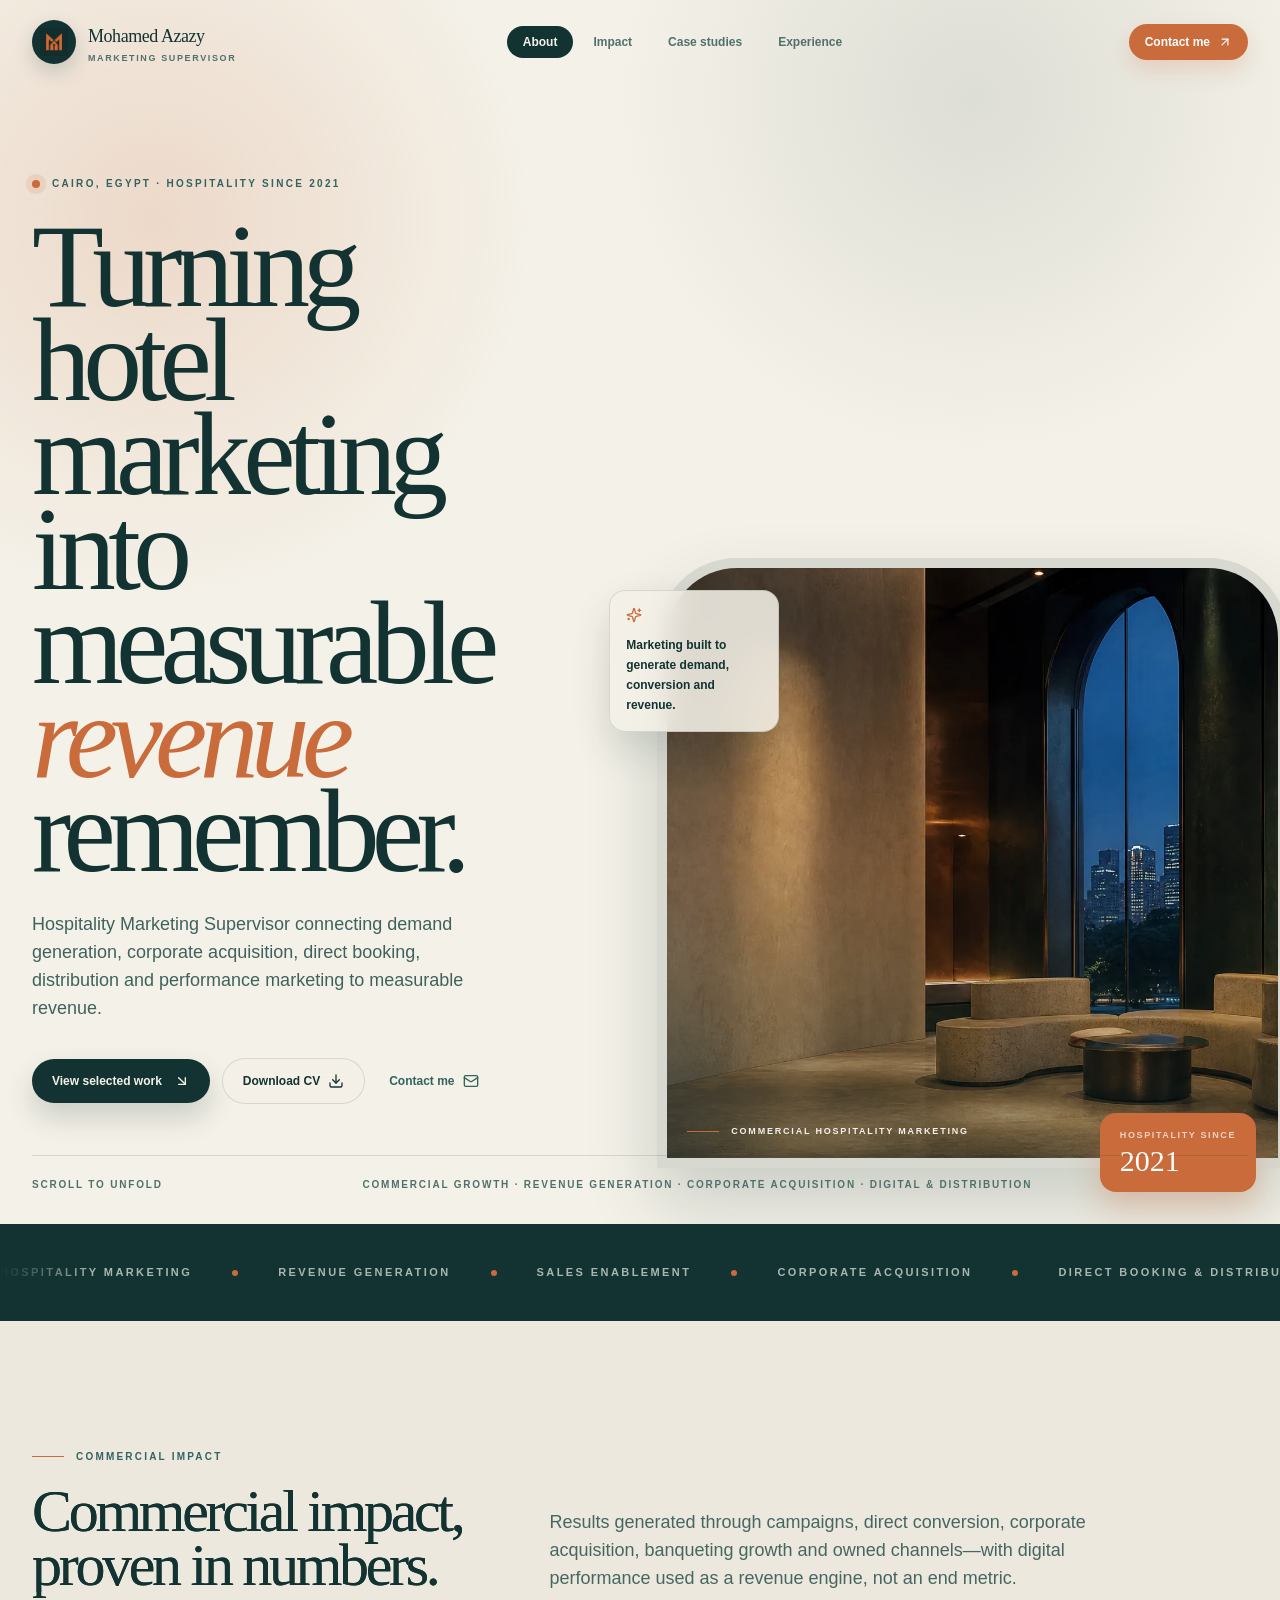
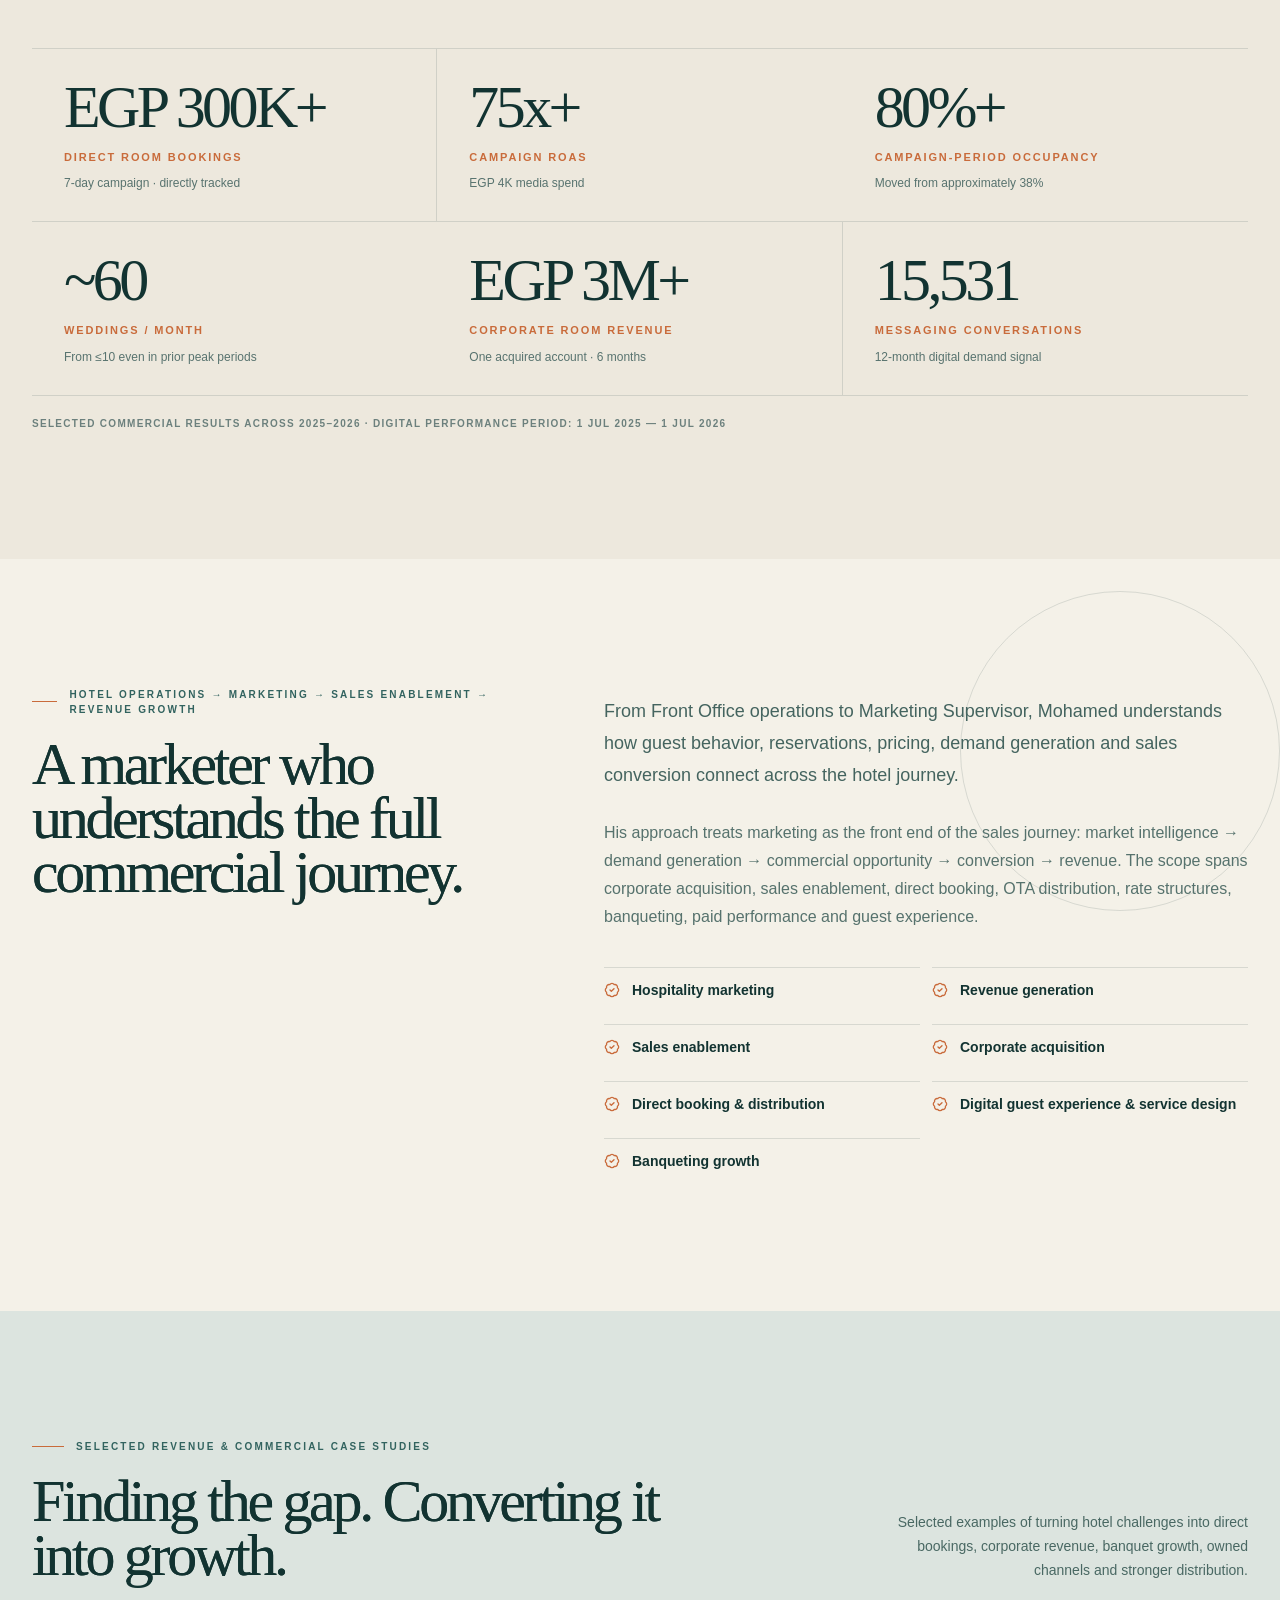
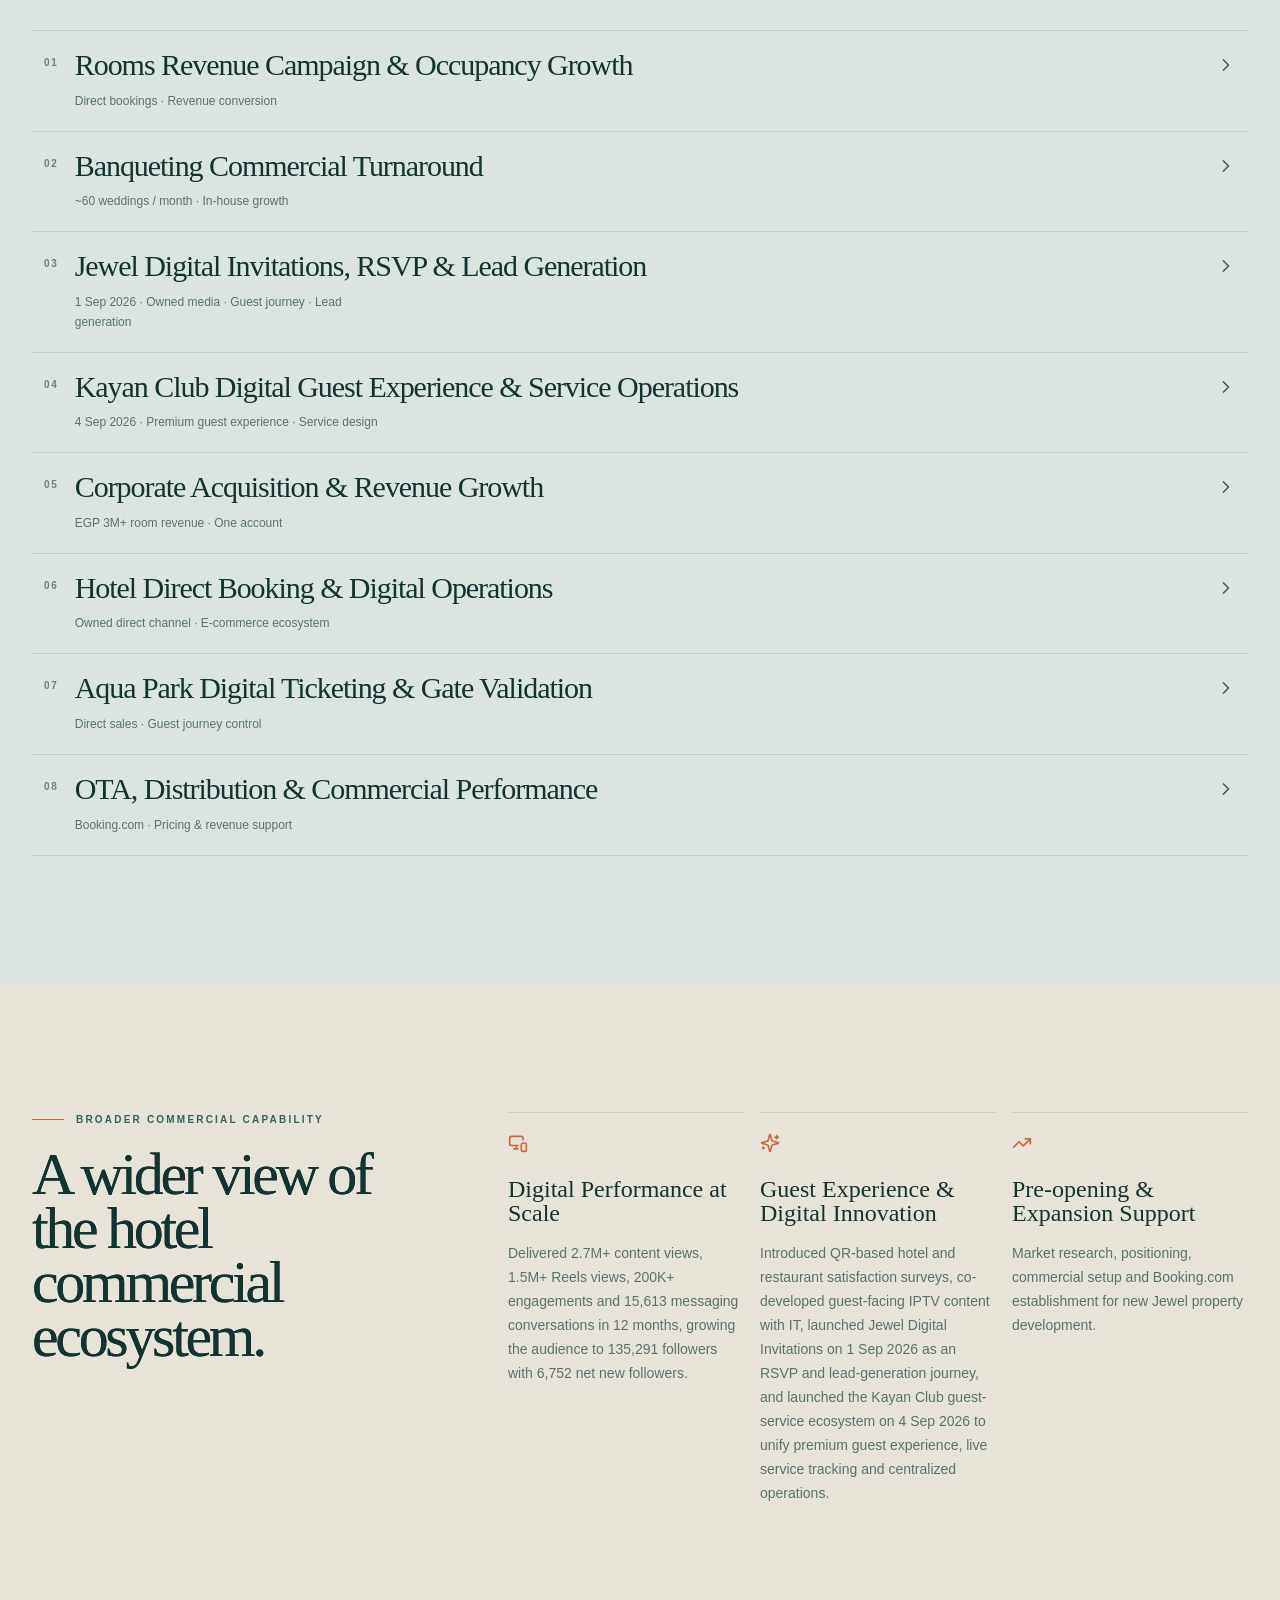
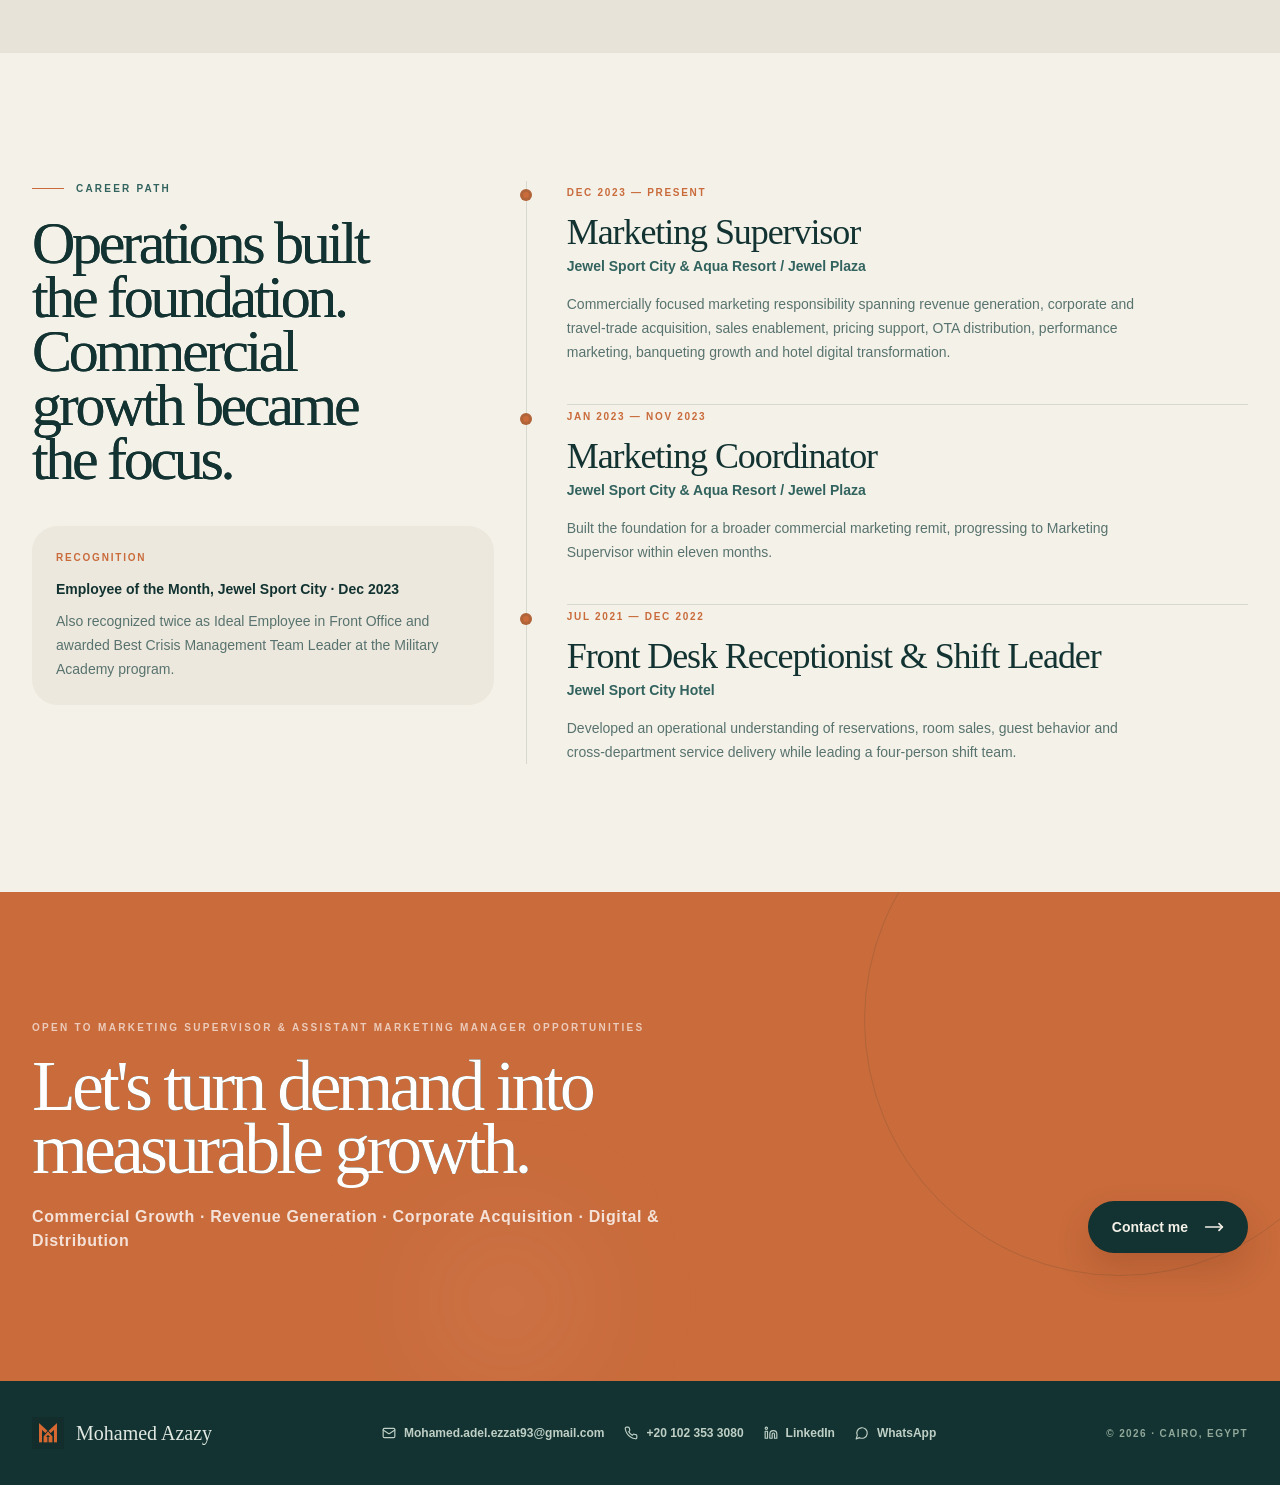
<file: portfolio/index.html>
<!doctype html>
<html lang="en">
<head>
  <meta charset="UTF-8">
  <meta name="viewport" content="width=device-width, initial-scale=1.0">

  <meta name="description" content="Hospitality Marketing Supervisor driving measurable revenue growth through commercial strategy, corporate acquisition, direct bookings, digital guest experiences, OTA distribution and performance marketing.">
  <meta name="author" content="Mohamed Azazy">
  <link rel="canonical" href="https://mohamedazazy2026.github.io/portfolio/">

  <meta property="og:type" content="website">
  <meta property="og:locale" content="en_US">
  <meta property="og:site_name" content="Mohamed Azazy Portfolio">
  <meta property="og:title" content="Mohamed Azazy | Hospitality Marketing Supervisor & Commercial Growth">
  <meta property="og:description" content="Hospitality Marketing Supervisor driving measurable revenue growth through commercial strategy, corporate acquisition, direct bookings, digital guest experiences, OTA distribution and performance marketing.">
  <meta property="og:url" content="https://mohamedazazy2026.github.io/portfolio/">
  <meta property="og:image" content="https://mohamedazazy2026.github.io/assets/mohamed-azazy-social-preview-v5.png">
  <meta property="og:image:secure_url" content="https://mohamedazazy2026.github.io/assets/mohamed-azazy-social-preview-v5.png">
  <meta property="og:image:type" content="image/png">
  <meta property="og:image:width" content="1200">
  <meta property="og:image:height" content="630">
  <meta property="og:image:alt" content="Mohamed Azazy — Hospitality Marketing Supervisor & Commercial Growth">

  <meta name="twitter:card" content="summary_large_image">
  <meta name="twitter:title" content="Mohamed Azazy | Hospitality Marketing Supervisor & Commercial Growth">
  <meta name="twitter:description" content="Hospitality Marketing Supervisor driving measurable revenue growth through commercial strategy, corporate acquisition, direct bookings, digital guest experiences, OTA distribution and performance marketing.">
  <meta name="twitter:image" content="https://mohamedazazy2026.github.io/assets/mohamed-azazy-social-preview-v5.png">
  <meta name="twitter:image:alt" content="Mohamed Azazy — Hospitality Marketing Supervisor & Commercial Growth">

  <title>Mohamed Azazy | Hospitality Marketing Supervisor & Commercial Growth</title>

  <meta http-equiv="refresh" content="0; url=https://mohamedazazy2026.github.io/">
  <script>window.location.replace("https://mohamedazazy2026.github.io/");</script>
</head>
<body>
  <p>Opening Mohamed Azazy Portfolio… <a href="https://mohamedazazy2026.github.io/">Continue</a></p>
</body>
</html>
</file>
